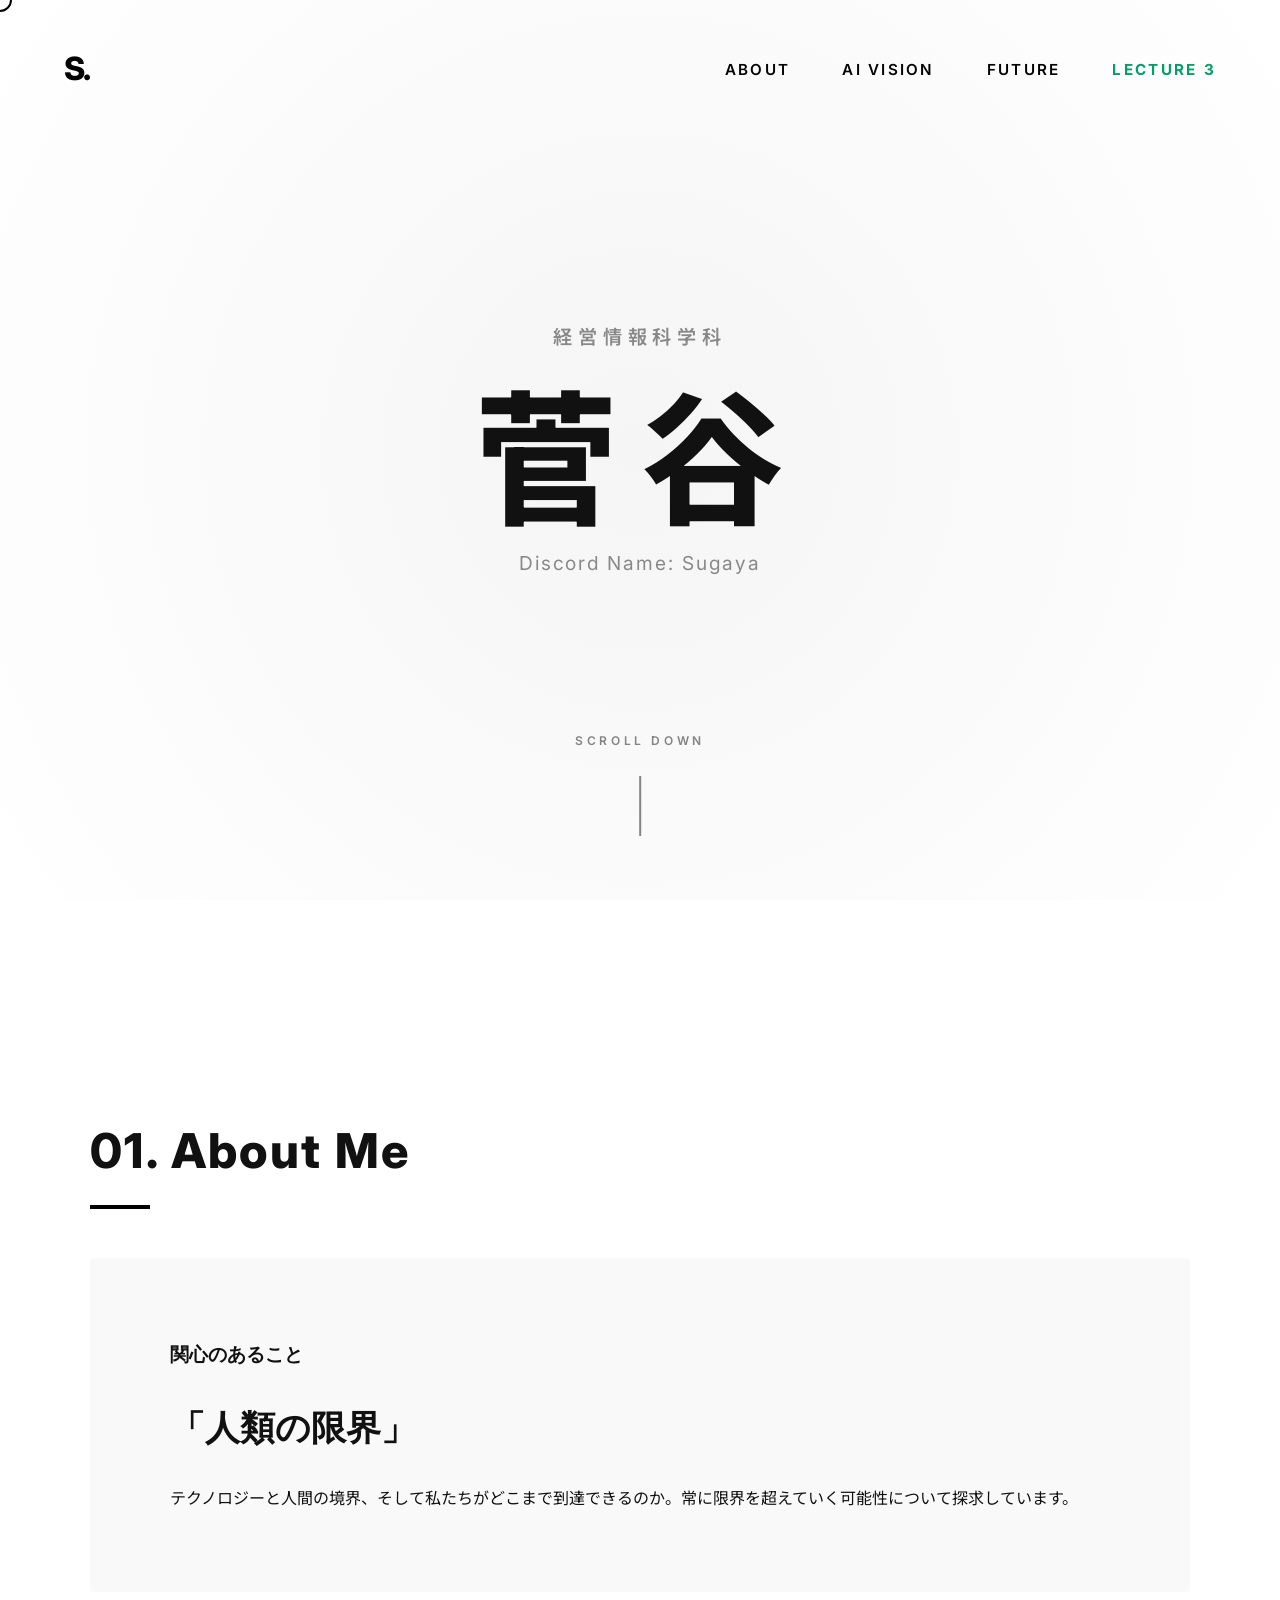
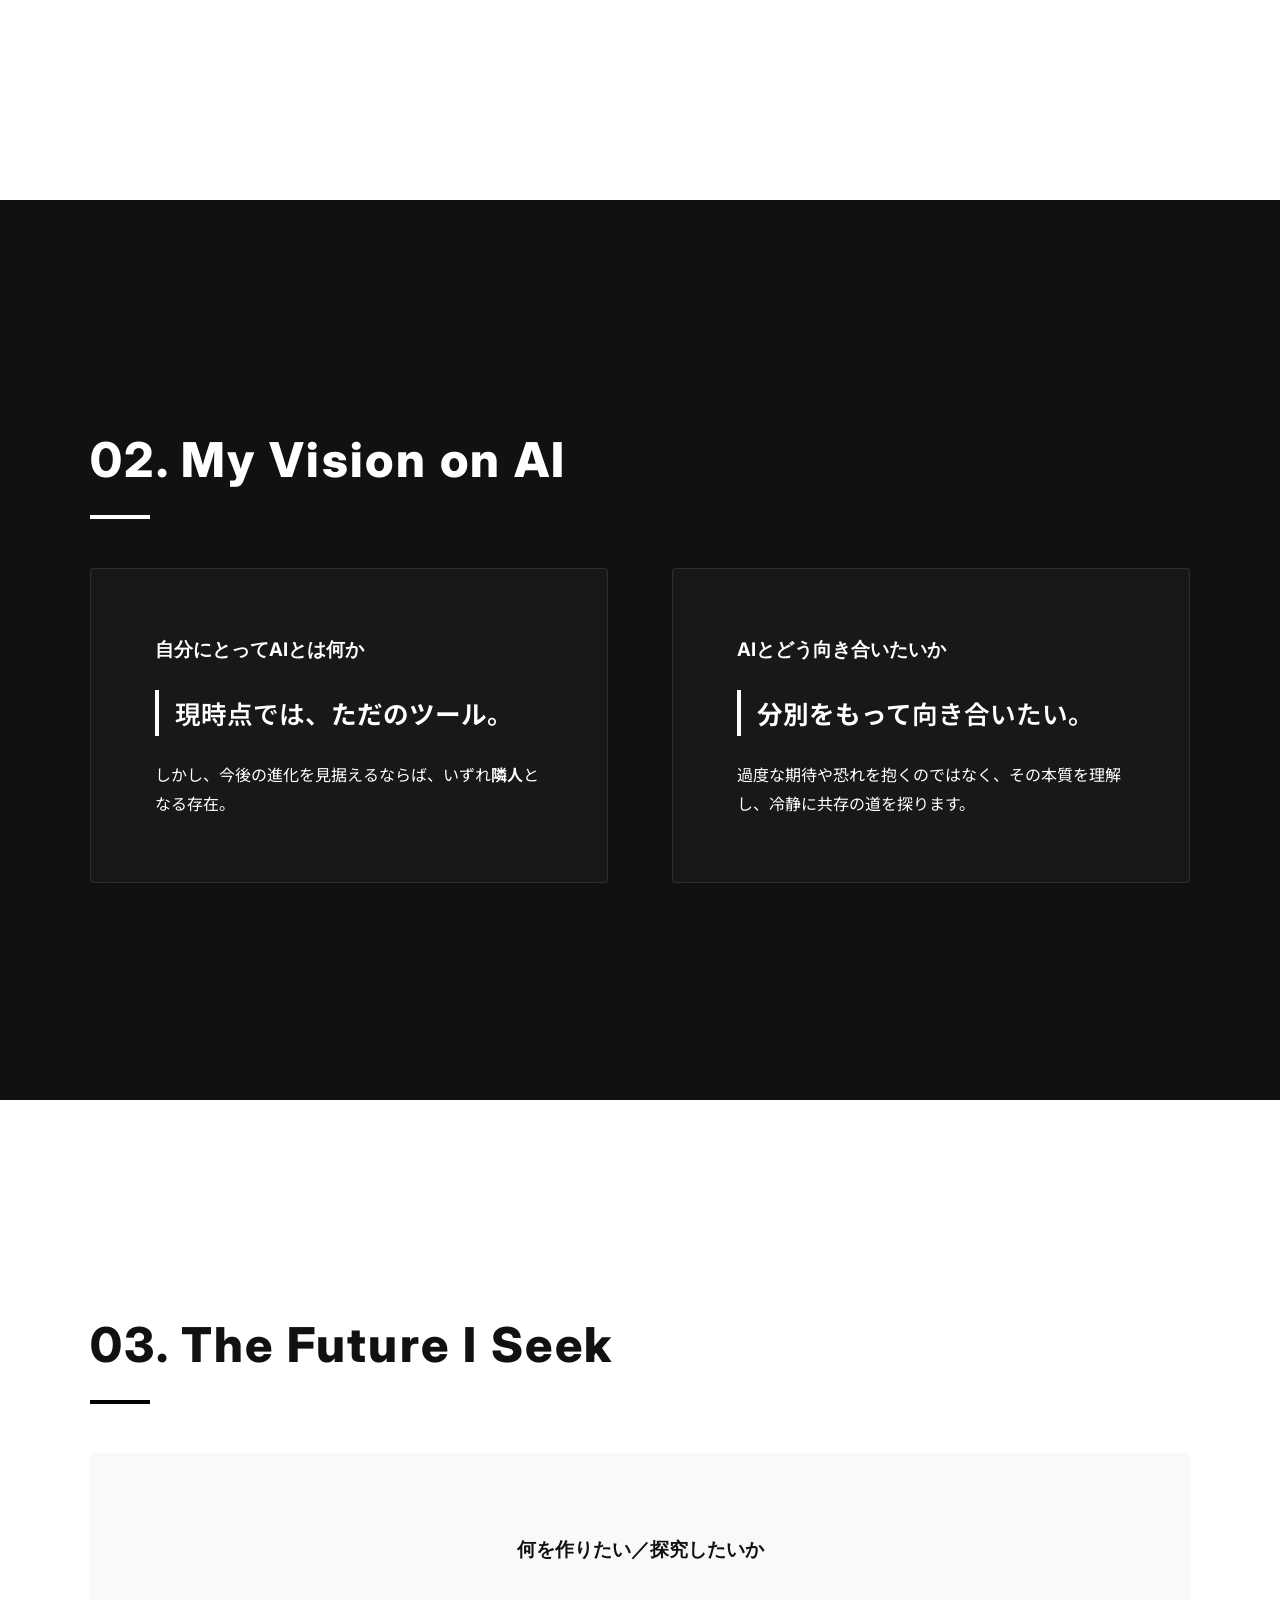
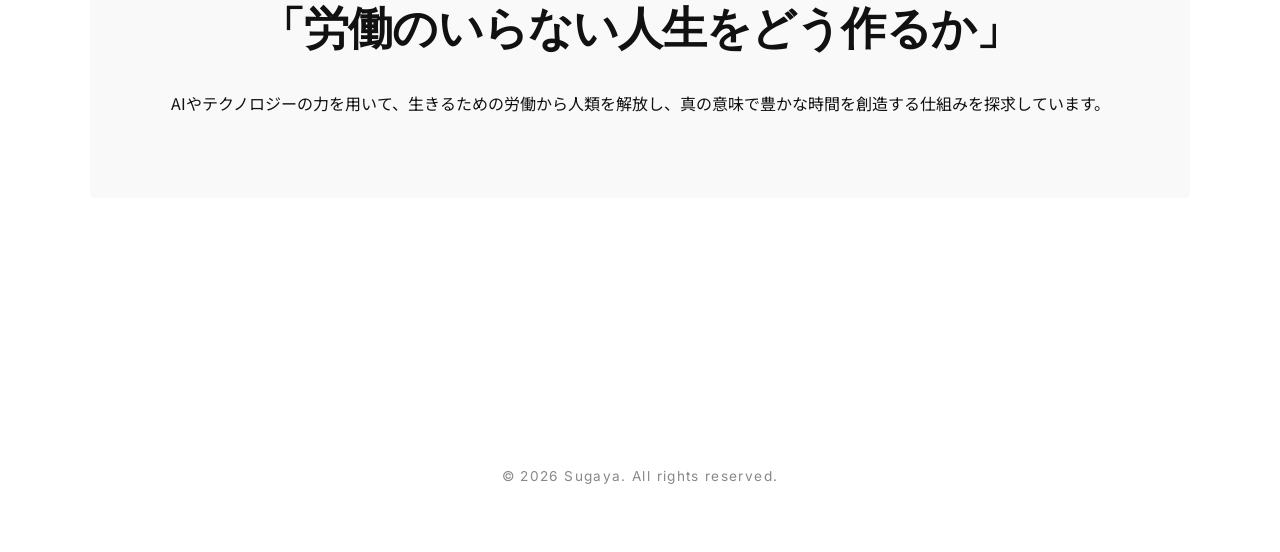
<file: index.html>
<!DOCTYPE html>
<html lang="ja">
<head>
    <meta charset="UTF-8">
    <meta name="viewport" content="width=device-width, initial-scale=1.0">
    <title>菅谷 | Portfolio</title>
    <link rel="stylesheet" href="style.css">
    <link href="https://fonts.googleapis.com/css2?family=Inter:wght@300;400;600;800&family=Noto+Sans+JP:wght@300;400;500;700;800&display=swap" rel="stylesheet">
</head>
<body>
    <div class="cursor"></div>
    <header class="header">
        <div class="logo">S.</div>
        <nav class="nav">
            <a href="#about">About</a>
            <a href="#ai">AI Vision</a>
            <a href="#future">Future</a>
            <a href="./dai3syuu/otakukun00-web3ai-2026/index.html" style="color: #ff5e97; font-weight: 700;">Lecture 3</a>
        </nav>
    </header>

    <main>
        <section id="hero" class="hero section">
            <div class="hero-content fade-in">
                <p class="subtitle">経営情報科学科</p>
                <h1 class="title">菅谷</h1>
                <p class="description">Discord Name: Sugaya</p>
            </div>
            <div class="scroll-indicator">
                <span>Scroll Down</span>
                <div class="line"></div>
            </div>
        </section>

        <section id="about" class="about section">
            <div class="container fade-in">
                <h2 class="section-title">01. About Me</h2>
                <div class="content-box">
                    <h3>関心のあること</h3>
                    <h4 class="highlight-text">「人類の限界」</h4>
                    <p>テクノロジーと人間の境界、そして私たちがどこまで到達できるのか。常に限界を超えていく可能性について探求しています。</p>
                </div>
            </div>
        </section>

        <section id="ai" class="ai section dark-bg">
            <div class="container fade-in">
                <h2 class="section-title">02. My Vision on AI</h2>
                <div class="grid-2">
                    <div class="card">
                        <h3>自分にとってAIとは何か</h3>
                        <p class="concept">現時点では、<strong>ただのツール</strong>。</p>
                        <p>しかし、今後の進化を見据えるならば、いずれ<strong>隣人</strong>となる存在。</p>
                    </div>
                    <div class="card">
                        <h3>AIとどう向き合いたいか</h3>
                        <p class="concept"><strong>分別をもって</strong>向き合いたい。</p>
                        <p>過度な期待や恐れを抱くのではなく、その本質を理解し、冷静に共存の道を探ります。</p>
                    </div>
                </div>
            </div>
        </section>

        <section id="future" class="future section">
            <div class="container fade-in">
                <h2 class="section-title">03. The Future I Seek</h2>
                <div class="content-box text-center">
                    <h3>何を作りたい／探究したいか</h3>
                    <h4 class="huge-text">「労働のいらない人生をどう作るか」</h4>
                    <p>AIやテクノロジーの力を用いて、生きるための労働から人類を解放し、真の意味で豊かな時間を創造する仕組みを探求しています。</p>
                </div>
            </div>
        </section>
    </main>

    <footer class="footer">
        <p>&copy; 2026 Sugaya. All rights reserved.</p>
    </footer>

    <script src="main.js"></script>
</body>
</html>
</file>
<file: style.css>
:root {
    --bg-color: #ffffff;
    --text-color: #111111;
    --accent-color: #000000;
    --gray-light: #f9f9f9;
    --gray-medium: #888888;
    
    --font-en: 'Inter', sans-serif;
    --font-jp: 'Noto Sans JP', sans-serif;
}

* {
    margin: 0;
    padding: 0;
    box-sizing: border-box;
}

body {
    font-family: var(--font-jp);
    background-color: var(--bg-color);
    color: var(--text-color);
    line-height: 1.8;
    overflow-x: hidden;
    scroll-behavior: smooth;
    -webkit-font-smoothing: antialiased;
}

h1, h2, h3, h4, .logo, .nav a, .scroll-indicator {
    font-family: var(--font-en);
}

/* Typography */
.section-title {
    font-size: 3rem;
    font-weight: 800;
    margin-bottom: 4rem;
    letter-spacing: 0.05em;
    position: relative;
    display: inline-block;
}
.section-title::after {
    content: '';
    position: absolute;
    bottom: -15px;
    left: 0;
    width: 60px;
    height: 4px;
    background-color: var(--accent-color);
}

.highlight-text {
    font-size: 2.2rem;
    font-weight: 700;
    margin: 1.5rem 0;
}
.huge-text {
    font-size: 2.8rem;
    font-weight: 800;
    margin: 2rem 0;
    letter-spacing: -0.02em;
    line-height: 1.3;
}
.concept {
    font-size: 1.6rem;
    font-weight: 600;
    margin: 1.5rem 0;
    border-left: 4px solid var(--accent-color);
    padding-left: 1rem;
}

/* Layout */
.section {
    padding: 10rem 2rem;
    min-height: 100vh;
    display: flex;
    flex-direction: column;
    justify-content: center;
}
.container {
    max-width: 1100px;
    margin: 0 auto;
    width: 100%;
}
.grid-2 {
    display: grid;
    grid-template-columns: 1fr 1fr;
    gap: 4rem;
}

/* Header */
.header {
    position: fixed;
    top: 0;
    left: 0;
    width: 100%;
    padding: 2.5rem 4rem;
    display: flex;
    justify-content: space-between;
    align-items: center;
    z-index: 100;
    mix-blend-mode: difference;
    color: #fff;
}
.logo {
    font-size: 2rem;
    font-weight: 800;
    letter-spacing: -0.05em;
}
.nav a {
    color: #fff;
    text-decoration: none;
    margin-left: 3rem;
    font-weight: 600;
    font-size: 0.95rem;
    text-transform: uppercase;
    letter-spacing: 0.15em;
    position: relative;
}
.nav a::after {
    content: '';
    position: absolute;
    bottom: -8px;
    left: 0;
    width: 0;
    height: 2px;
    background-color: #fff;
    transition: width 0.4s cubic-bezier(0.16, 1, 0.3, 1);
}
.nav a:hover::after {
    width: 100%;
}

/* Hero Section */
.hero {
    align-items: center;
    text-align: center;
    position: relative;
    background: radial-gradient(circle at center, #f5f5f5 0%, #ffffff 100%);
}
.hero .title {
    font-family: var(--font-jp);
    font-size: 9rem;
    font-weight: 800;
    letter-spacing: 0.15em;
    margin: 1.5rem 0;
    line-height: 1;
    color: var(--text-color);
}
.hero .subtitle {
    font-size: 1.2rem;
    letter-spacing: 0.3em;
    color: var(--gray-medium);
    text-transform: uppercase;
    font-weight: 600;
}
.hero .description {
    font-size: 1.2rem;
    color: var(--gray-medium);
    letter-spacing: 0.1em;
    font-family: var(--font-en);
}
.scroll-indicator {
    position: absolute;
    bottom: 4rem;
    left: 50%;
    transform: translateX(-50%);
    display: flex;
    flex-direction: column;
    align-items: center;
    opacity: 0.5;
    transition: opacity 0.3s;
}
.scroll-indicator:hover {
    opacity: 1;
}
.scroll-indicator span {
    font-size: 0.75rem;
    letter-spacing: 0.3em;
    margin-bottom: 1.5rem;
    text-transform: uppercase;
    font-weight: 600;
}
.scroll-indicator .line {
    width: 2px;
    height: 60px;
    background-color: var(--text-color);
    animation: scrollAnim 2.5s infinite cubic-bezier(0.16, 1, 0.3, 1);
}
@keyframes scrollAnim {
    0% { transform: scaleY(0); transform-origin: top; }
    50% { transform: scaleY(1); transform-origin: top; }
    50.1% { transform: scaleY(1); transform-origin: bottom; }
    100% { transform: scaleY(0); transform-origin: bottom; }
}

/* Sections */
.dark-bg {
    background-color: var(--text-color);
    color: var(--bg-color);
}
.dark-bg .section-title::after {
    background-color: var(--bg-color);
}
.dark-bg .concept {
    border-left-color: var(--bg-color);
}

.content-box {
    padding: 5rem;
    background-color: var(--gray-light);
    border-radius: 4px;
}
.dark-bg .content-box {
    background-color: #1a1a1a;
}
.card {
    padding: 4rem;
    border: 1px solid rgba(255, 255, 255, 0.1);
    background: rgba(255, 255, 255, 0.03);
    backdrop-filter: blur(10px);
    transition: transform 0.4s cubic-bezier(0.16, 1, 0.3, 1), background 0.4s;
    border-radius: 4px;
}
.card:hover {
    transform: translateY(-15px);
    background: rgba(255, 255, 255, 0.08);
}
.text-center {
    text-align: center;
}

/* Footer */
.footer {
    text-align: center;
    padding: 4rem;
    font-family: var(--font-en);
    font-size: 0.85rem;
    color: var(--gray-medium);
    background: var(--bg-color);
    letter-spacing: 0.1em;
}

/* Animations */
.fade-in {
    opacity: 0;
    transform: translateY(40px);
    transition: opacity 1.2s cubic-bezier(0.16, 1, 0.3, 1), transform 1.2s cubic-bezier(0.16, 1, 0.3, 1);
}
.fade-in.visible {
    opacity: 1;
    transform: translateY(0);
}

/* Custom Cursor */
.cursor {
    width: 24px;
    height: 24px;
    border: 2px solid #fff;
    border-radius: 50%;
    position: fixed;
    pointer-events: none;
    z-index: 9999;
    transition: width 0.3s, height 0.3s, background-color 0.3s, border-color 0.3s;
    mix-blend-mode: difference;
    transform: translate(-50%, -50%);
}

/* Responsive */
@media (max-width: 1024px) {
    .hero .title { font-size: 7rem; }
    .grid-2 { gap: 2rem; }
}

@media (max-width: 768px) {
    .header { padding: 1.5rem; }
    .nav { display: none; }
    .hero .title { font-size: 4.5rem; letter-spacing: 0.05em; }
    .grid-2 { grid-template-columns: 1fr; }
    .section { padding: 6rem 1.5rem; min-height: auto; }
    .content-box { padding: 3rem 1.5rem; }
    .card { padding: 3rem 2rem; }
    .huge-text { font-size: 2rem; }
    .highlight-text { font-size: 1.8rem; }
    .section-title { font-size: 2.2rem; }
    .cursor { display: none; }
}
</file>
